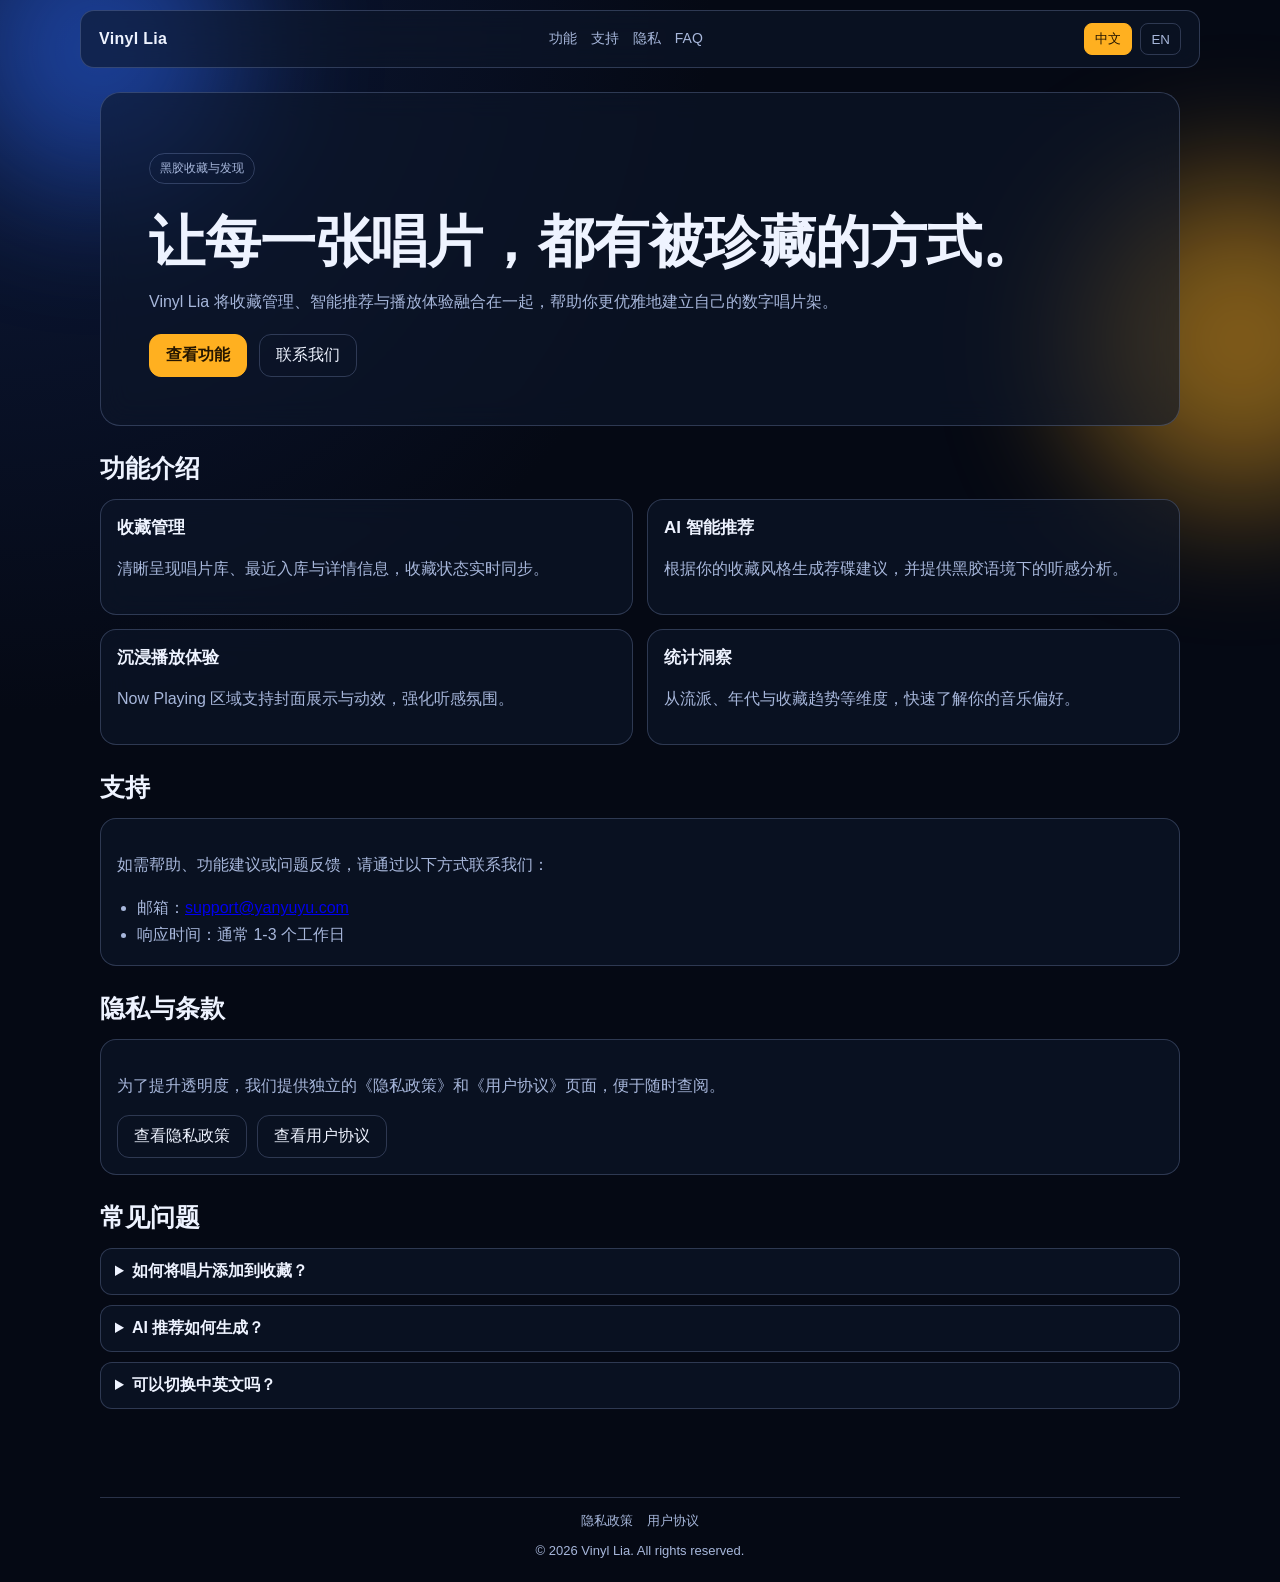
<file: index.html>
<!doctype html>
<html lang="zh-CN">
<head>
  <meta charset="UTF-8" />
  <meta http-equiv="Content-Type" content="text/html; charset=UTF-8" />
  <meta name="viewport" content="width=device-width, initial-scale=1.0" />
  <title>Vinyl Lia - 黑胶收藏与发现</title>
  <meta name="description" content="Vinyl Lia 是一款面向黑胶爱好者的收藏与发现应用，支持收藏管理、AI 推荐、听感分析与播放体验。" />
  <link rel="stylesheet" href="./styles.css" />
</head>
<body>
  <div class="orb orb-a"></div>
  <div class="orb orb-b"></div>

  <header class="topbar glass">
    <div class="brand">Vinyl Lia</div>
    <nav class="nav">
      <a href="#features" data-i18n="nav.features">功能</a>
      <a href="#support" data-i18n="nav.support">支持</a>
      <a href="#privacy" data-i18n="nav.privacy">隐私</a>
      <a href="#faq" data-i18n="nav.faq">FAQ</a>
    </nav>
    <div class="lang-switch">
      <button id="lang-zh" class="active">中文</button>
      <button id="lang-en">EN</button>
    </div>
  </header>

  <main class="container">
    <section class="hero glass">
      <p class="badge" data-i18n="hero.badge">黑胶收藏与发现</p>
      <h1 data-i18n="hero.title">让每一张唱片，都有被珍藏的方式。</h1>
      <p class="subtitle" data-i18n="hero.subtitle">Vinyl Lia 将收藏管理、智能推荐与播放体验融合在一起，帮助你更优雅地建立自己的数字唱片架。</p>
      <div class="cta-row">
        <a class="btn primary" href="#features" data-i18n="hero.cta.primary">查看功能</a>
        <a class="btn" href="#support" data-i18n="hero.cta.secondary">联系我们</a>
      </div>
    </section>

    <section id="features" class="section">
      <h2 data-i18n="features.title">功能介绍</h2>
      <div class="grid">
        <article class="card glass">
          <h3 data-i18n="features.collection.title">收藏管理</h3>
          <p data-i18n="features.collection.desc">清晰呈现唱片库、最近入库与详情信息，收藏状态实时同步。</p>
        </article>
        <article class="card glass">
          <h3 data-i18n="features.ai.title">AI 智能推荐</h3>
          <p data-i18n="features.ai.desc">根据你的收藏风格生成荐碟建议，并提供黑胶语境下的听感分析。</p>
        </article>
        <article class="card glass">
          <h3 data-i18n="features.nowPlaying.title">沉浸播放体验</h3>
          <p data-i18n="features.nowPlaying.desc">Now Playing 区域支持封面展示与动效，强化听感氛围。</p>
        </article>
        <article class="card glass">
          <h3 data-i18n="features.stats.title">统计洞察</h3>
          <p data-i18n="features.stats.desc">从流派、年代与收藏趋势等维度，快速了解你的音乐偏好。</p>
        </article>
      </div>
    </section>

    <section id="support" class="section">
      <h2 data-i18n="support.title">支持</h2>
      <div class="panel glass">
        <p data-i18n="support.desc">如需帮助、功能建议或问题反馈，请通过以下方式联系我们：</p>
        <ul>
          <li><span data-i18n="support.email">邮箱</span>：<a href="mailto:support@yanyuyu.com">support@yanyuyu.com</a></li>
          <li><span data-i18n="support.response">响应时间</span>：<span data-i18n="support.response.value">通常 1-3 个工作日</span></li>
        </ul>
      </div>
    </section>

    <section id="privacy" class="section">
      <h2 data-i18n="privacy.title">隐私与条款</h2>
      <div class="panel glass">
        <p data-i18n="privacy.desc">为了提升透明度，我们提供独立的《隐私政策》和《用户协议》页面，便于随时查阅。</p>
        <div class="policy-links">
          <a class="btn" href="./privacy.html" data-i18n="privacy.link.policy">查看隐私政策</a>
          <a class="btn" href="./terms.html" data-i18n="privacy.link.terms">查看用户协议</a>
        </div>
      </div>
    </section>

    <section id="faq" class="section">
      <h2 data-i18n="faq.title">常见问题</h2>
      <div class="faq">
        <details class="glass">
          <summary data-i18n="faq.q1">如何将唱片添加到收藏？</summary>
          <p data-i18n="faq.a1">可通过推荐列表、手动录入或详情页收藏按钮添加到唱片柜。</p>
        </details>
        <details class="glass">
          <summary data-i18n="faq.q2">AI 推荐如何生成？</summary>
          <p data-i18n="faq.a2">系统会结合你的收藏信息生成推荐结果，并逐步回填更完整的唱片信息。</p>
        </details>
        <details class="glass">
          <summary data-i18n="faq.q3">可以切换中英文吗？</summary>
          <p data-i18n="faq.a3">支持。在应用 Profile 页可切换界面语言，中英文实时生效。</p>
        </details>
      </div>
    </section>
  </main>

  <footer class="footer">
    <div class="footer-links">
      <a href="./privacy.html" data-i18n="footer.privacy">隐私政策</a>
      <a href="./terms.html" data-i18n="footer.terms">用户协议</a>
    </div>
    <p>© <span id="year"></span> Vinyl Lia. All rights reserved.</p>
  </footer>

  <script src="./script.js" charset="utf-8"></script>
</body>
</html>
</file>
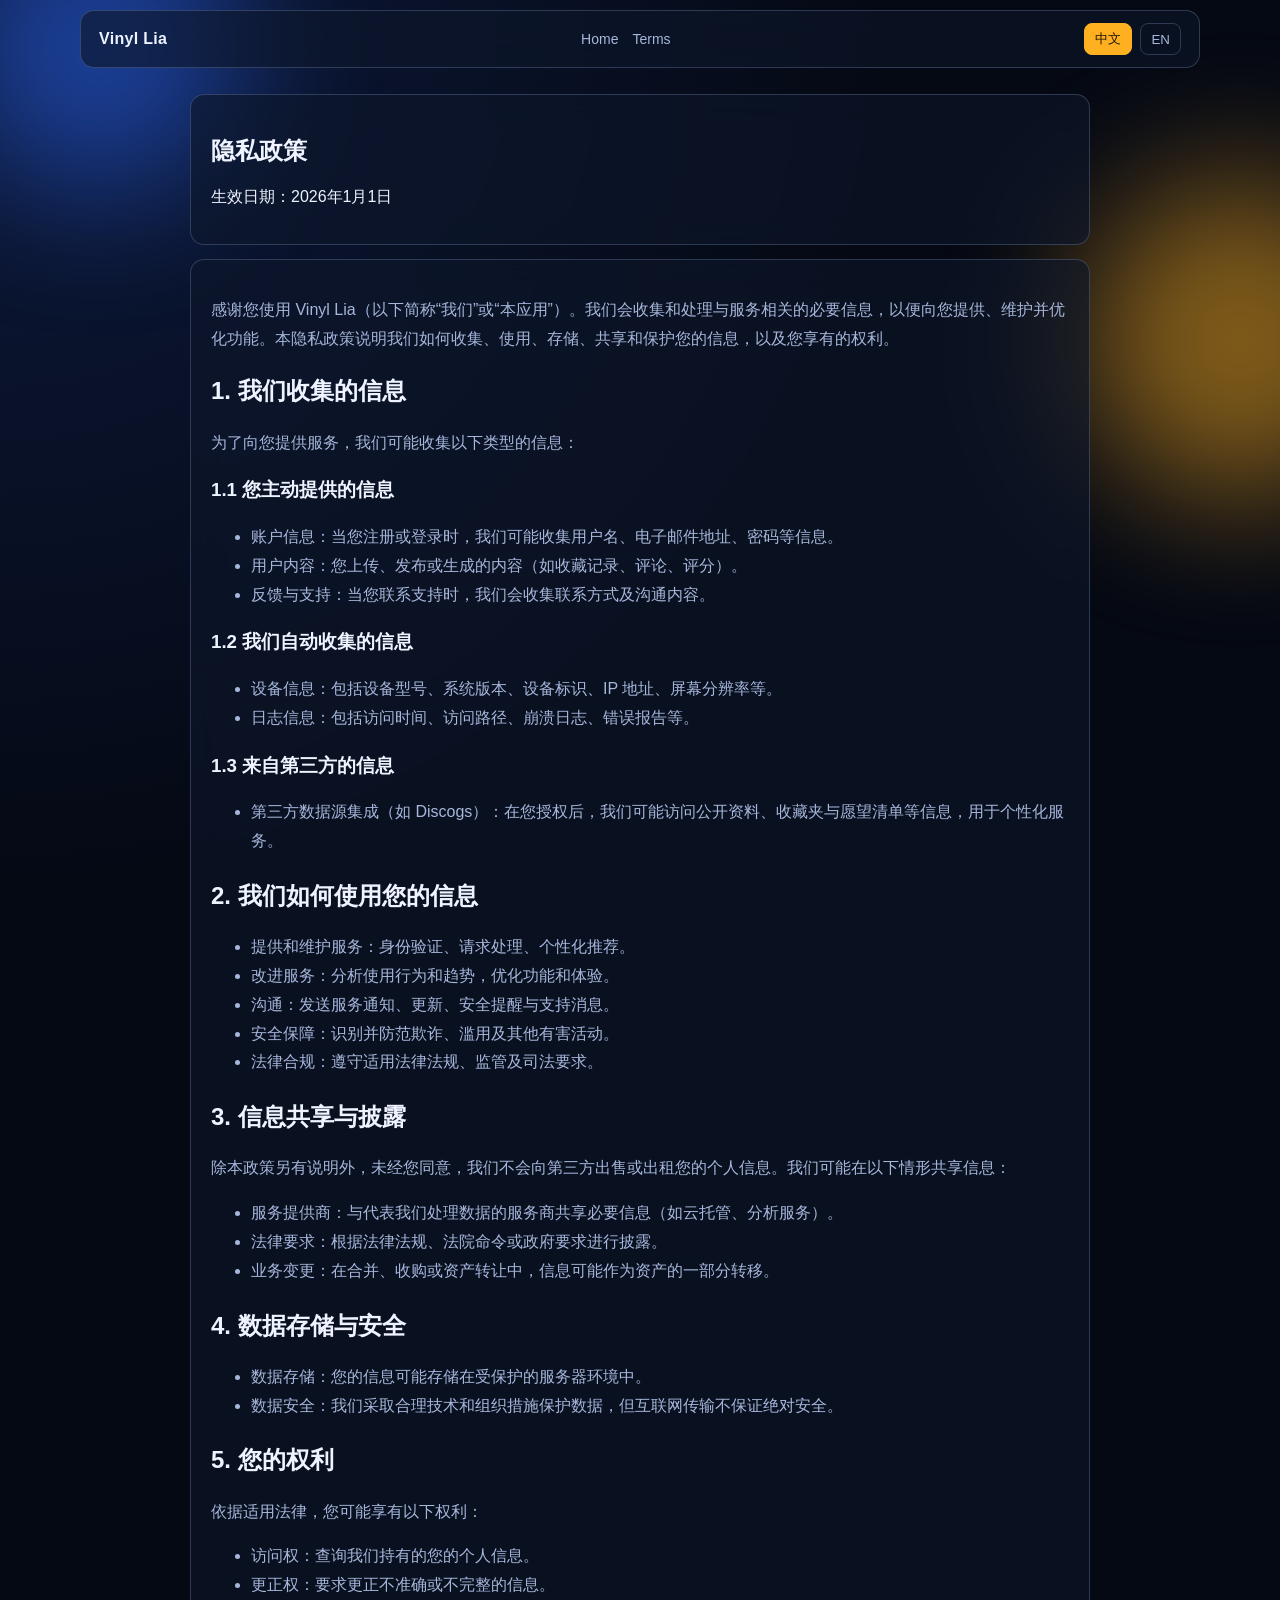
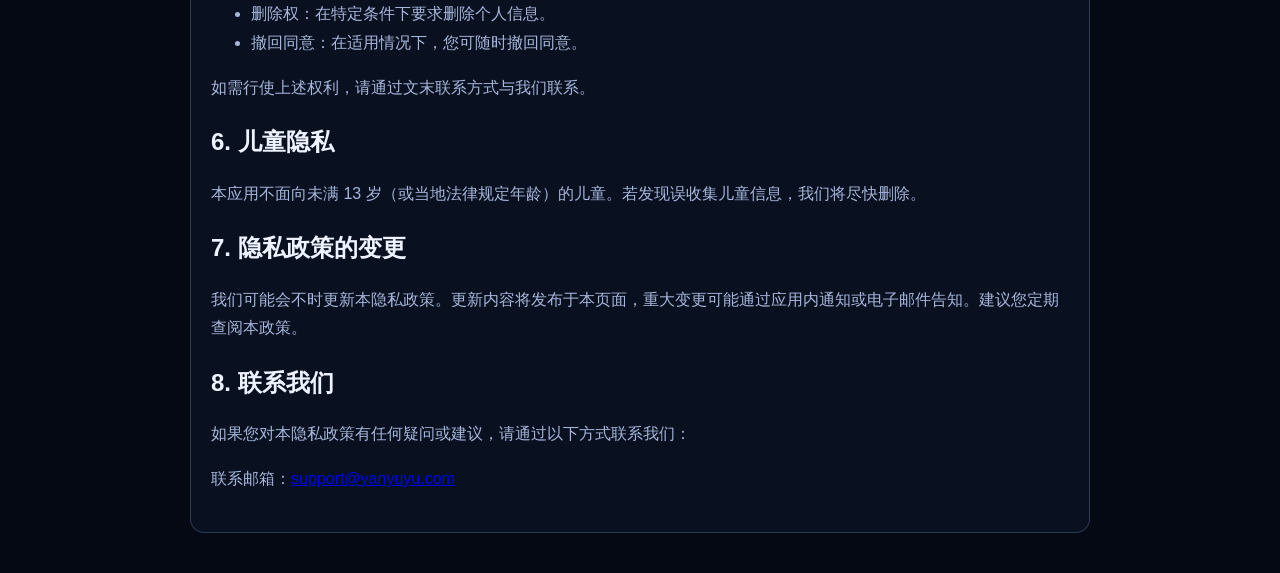
<file: privacy.html>
<!doctype html>
<html lang="zh-CN">
<head>
  <meta charset="UTF-8" />
  <meta http-equiv="Content-Type" content="text/html; charset=UTF-8" />
  <meta name="viewport" content="width=device-width, initial-scale=1.0" />
  <title>Vinyl Lia - 隐私政策</title>
  <link rel="stylesheet" href="./styles.css" />
</head>
<body>
  <div class="orb orb-a"></div>
  <div class="orb orb-b"></div>

  <header class="topbar glass">
    <div class="brand">Vinyl Lia</div>
    <nav class="nav">
      <a href="./index.html">Home</a>
      <a href="./terms.html">Terms</a>
    </nav>
    <div class="lang-switch">
      <button id="lang-zh" class="active">中文</button>
      <button id="lang-en">EN</button>
    </div>
  </header>

  <main class="doc-container">
    <section class="doc-header glass">
      <h1 data-i18n="title">隐私政策</h1>
      <p data-i18n="effective">生效日期：2026年1月1日</p>
    </section>

    <article class="doc-content glass">
      <p data-i18n="intro">感谢您使用 Vinyl Lia（以下简称“我们”或“本应用”）。我们会收集和处理与服务相关的必要信息，以便向您提供、维护并优化功能。本隐私政策说明我们如何收集、使用、存储、共享和保护您的信息，以及您享有的权利。</p>

      <section>
        <h2 data-i18n="s1.title">1. 我们收集的信息</h2>
        <p data-i18n="s1.p">为了向您提供服务，我们可能收集以下类型的信息：</p>
        <h3 data-i18n="s1.a.title">1.1 您主动提供的信息</h3>
        <ul>
          <li data-i18n="s1.a.i1">账户信息：当您注册或登录时，我们可能收集用户名、电子邮件地址、密码等信息。</li>
          <li data-i18n="s1.a.i2">用户内容：您上传、发布或生成的内容（如收藏记录、评论、评分）。</li>
          <li data-i18n="s1.a.i3">反馈与支持：当您联系支持时，我们会收集联系方式及沟通内容。</li>
        </ul>
        <h3 data-i18n="s1.b.title">1.2 我们自动收集的信息</h3>
        <ul>
          <li data-i18n="s1.b.i1">设备信息：包括设备型号、系统版本、设备标识、IP 地址、屏幕分辨率等。</li>
          <li data-i18n="s1.b.i2">日志信息：包括访问时间、访问路径、崩溃日志、错误报告等。</li>
        </ul>
        <h3 data-i18n="s1.c.title">1.3 来自第三方的信息</h3>
        <ul>
          <li data-i18n="s1.c.i1">第三方数据源集成（如 Discogs）：在您授权后，我们可能访问公开资料、收藏夹与愿望清单等信息，用于个性化服务。</li>
        </ul>
      </section>

      <section>
        <h2 data-i18n="s2.title">2. 我们如何使用您的信息</h2>
        <ul>
          <li data-i18n="s2.i1">提供和维护服务：身份验证、请求处理、个性化推荐。</li>
          <li data-i18n="s2.i2">改进服务：分析使用行为和趋势，优化功能和体验。</li>
          <li data-i18n="s2.i3">沟通：发送服务通知、更新、安全提醒与支持消息。</li>
          <li data-i18n="s2.i4">安全保障：识别并防范欺诈、滥用及其他有害活动。</li>
          <li data-i18n="s2.i5">法律合规：遵守适用法律法规、监管及司法要求。</li>
        </ul>
      </section>

      <section>
        <h2 data-i18n="s3.title">3. 信息共享与披露</h2>
        <p data-i18n="s3.p">除本政策另有说明外，未经您同意，我们不会向第三方出售或出租您的个人信息。我们可能在以下情形共享信息：</p>
        <ul>
          <li data-i18n="s3.i1">服务提供商：与代表我们处理数据的服务商共享必要信息（如云托管、分析服务）。</li>
          <li data-i18n="s3.i2">法律要求：根据法律法规、法院命令或政府要求进行披露。</li>
          <li data-i18n="s3.i3">业务变更：在合并、收购或资产转让中，信息可能作为资产的一部分转移。</li>
        </ul>
      </section>

      <section>
        <h2 data-i18n="s4.title">4. 数据存储与安全</h2>
        <ul>
          <li data-i18n="s4.i1">数据存储：您的信息可能存储在受保护的服务器环境中。</li>
          <li data-i18n="s4.i2">数据安全：我们采取合理技术和组织措施保护数据，但互联网传输不保证绝对安全。</li>
        </ul>
      </section>

      <section>
        <h2 data-i18n="s5.title">5. 您的权利</h2>
        <p data-i18n="s5.p">依据适用法律，您可能享有以下权利：</p>
        <ul>
          <li data-i18n="s5.i1">访问权：查询我们持有的您的个人信息。</li>
          <li data-i18n="s5.i2">更正权：要求更正不准确或不完整的信息。</li>
          <li data-i18n="s5.i3">删除权：在特定条件下要求删除个人信息。</li>
          <li data-i18n="s5.i4">撤回同意：在适用情况下，您可随时撤回同意。</li>
        </ul>
        <p data-i18n="s5.p2">如需行使上述权利，请通过文末联系方式与我们联系。</p>
      </section>

      <section>
        <h2 data-i18n="s6.title">6. 儿童隐私</h2>
        <p data-i18n="s6.p">本应用不面向未满 13 岁（或当地法律规定年龄）的儿童。若发现误收集儿童信息，我们将尽快删除。</p>
      </section>

      <section>
        <h2 data-i18n="s7.title">7. 隐私政策的变更</h2>
        <p data-i18n="s7.p">我们可能会不时更新本隐私政策。更新内容将发布于本页面，重大变更可能通过应用内通知或电子邮件告知。建议您定期查阅本政策。</p>
      </section>

      <section>
        <h2 data-i18n="s8.title">8. 联系我们</h2>
        <p data-i18n="s8.p">如果您对本隐私政策有任何疑问或建议，请通过以下方式联系我们：</p>
        <p><span data-i18n="contact">联系邮箱</span>：<a href="mailto:support@yanyuyu.com">support@yanyuyu.com</a></p>
      </section>
    </article>
  </main>

  <script>
    const dict = {
      zh: {
        title: "隐私政策",
        effective: "生效日期：2026年1月1日",
        intro: "感谢您使用 Vinyl Lia（以下简称“我们”或“本应用”）。我们会收集和处理与服务相关的必要信息，以便向您提供、维护并优化功能。本隐私政策说明我们如何收集、使用、存储、共享和保护您的信息，以及您享有的权利。",
        "s1.title": "1. 我们收集的信息",
        "s1.p": "为了向您提供服务，我们可能收集以下类型的信息：",
        "s1.a.title": "1.1 您主动提供的信息",
        "s1.a.i1": "账户信息：当您注册或登录时，我们可能收集用户名、电子邮件地址、密码等信息。",
        "s1.a.i2": "用户内容：您上传、发布或生成的内容（如收藏记录、评论、评分）。",
        "s1.a.i3": "反馈与支持：当您联系支持时，我们会收集联系方式及沟通内容。",
        "s1.b.title": "1.2 我们自动收集的信息",
        "s1.b.i1": "设备信息：包括设备型号、系统版本、设备标识、IP 地址、屏幕分辨率等。",
        "s1.b.i2": "日志信息：包括访问时间、访问路径、崩溃日志、错误报告等。",
        "s1.c.title": "1.3 来自第三方的信息",
        "s1.c.i1": "第三方数据源集成（如 Discogs）：在您授权后，我们可能访问公开资料、收藏夹与愿望清单等信息，用于个性化服务。",
        "s2.title": "2. 我们如何使用您的信息",
        "s2.i1": "提供和维护服务：身份验证、请求处理、个性化推荐。",
        "s2.i2": "改进服务：分析使用行为和趋势，优化功能和体验。",
        "s2.i3": "沟通：发送服务通知、更新、安全提醒与支持消息。",
        "s2.i4": "安全保障：识别并防范欺诈、滥用及其他有害活动。",
        "s2.i5": "法律合规：遵守适用法律法规、监管及司法要求。",
        "s3.title": "3. 信息共享与披露",
        "s3.p": "除本政策另有说明外，未经您同意，我们不会向第三方出售或出租您的个人信息。我们可能在以下情形共享信息：",
        "s3.i1": "服务提供商：与代表我们处理数据的服务商共享必要信息（如云托管、分析服务）。",
        "s3.i2": "法律要求：根据法律法规、法院命令或政府要求进行披露。",
        "s3.i3": "业务变更：在合并、收购或资产转让中，信息可能作为资产的一部分转移。",
        "s4.title": "4. 数据存储与安全",
        "s4.i1": "数据存储：您的信息可能存储在受保护的服务器环境中。",
        "s4.i2": "数据安全：我们采取合理技术和组织措施保护数据，但互联网传输不保证绝对安全。",
        "s5.title": "5. 您的权利",
        "s5.p": "依据适用法律，您可能享有以下权利：",
        "s5.i1": "访问权：查询我们持有的您的个人信息。",
        "s5.i2": "更正权：要求更正不准确或不完整的信息。",
        "s5.i3": "删除权：在特定条件下要求删除个人信息。",
        "s5.i4": "撤回同意：在适用情况下，您可随时撤回同意。",
        "s5.p2": "如需行使上述权利，请通过文末联系方式与我们联系。",
        "s6.title": "6. 儿童隐私",
        "s6.p": "本应用不面向未满 13 岁（或当地法律规定年龄）的儿童。若发现误收集儿童信息，我们将尽快删除。",
        "s7.title": "7. 隐私政策的变更",
        "s7.p": "我们可能会不时更新本隐私政策。更新内容将发布于本页面，重大变更可能通过应用内通知或电子邮件告知。建议您定期查阅本政策。",
        "s8.title": "8. 联系我们",
        "s8.p": "如果您对本隐私政策有任何疑问或建议，请通过以下方式联系我们：",
        contact: "联系邮箱"
      },
      en: {
        title: "Privacy Policy",
        effective: "Effective Date: January 1, 2026",
        intro: "Thank you for using Vinyl Lia (\"we,\" \"us,\" or \"our\"). We collect and process information necessary to provide, maintain, and improve our services. This Privacy Policy explains how we collect, use, store, share, and protect your information, and outlines your rights.",
        "s1.title": "1. Information We Collect",
        "s1.p": "To provide our services, we may collect the following categories of information:",
        "s1.a.title": "1.1 Information You Provide",
        "s1.a.i1": "Account Information: such as username, email address, and password when you register or sign in.",
        "s1.a.i2": "User Content: content you upload, publish, or generate (e.g., collection records, reviews, ratings).",
        "s1.a.i3": "Feedback and Support: contact details and communication content when you contact support.",
        "s1.b.title": "1.2 Information We Automatically Collect",
        "s1.b.i1": "Device Information: model, OS version, device identifiers, IP address, screen resolution, etc.",
        "s1.b.i2": "Log Information: access time, access path, crash logs, and error reports.",
        "s1.c.title": "1.3 Information from Third Parties",
        "s1.c.i1": "Third-party integrations (e.g., Discogs): after your authorization, we may access public profile, collection, and wantlist data for personalized services.",
        "s2.title": "2. How We Use Your Information",
        "s2.i1": "Provide and maintain services, including authentication, request handling, and recommendations.",
        "s2.i2": "Improve services through usage analysis and product optimization.",
        "s2.i3": "Communicate service notices, updates, security alerts, and support messages.",
        "s2.i4": "Protect security by detecting and preventing fraud or abuse.",
        "s2.i5": "Comply with applicable laws, regulations, and legal requests.",
        "s3.title": "3. Information Sharing and Disclosure",
        "s3.p": "Unless otherwise stated in this policy, we do not sell or rent your personal information without your consent. We may share information in these cases:",
        "s3.i1": "Service Providers: with vendors processing data on our behalf (e.g., hosting, analytics).",
        "s3.i2": "Legal Requirements: where disclosure is required by law or legal process.",
        "s3.i3": "Business Transfers: in merger, acquisition, or asset transfer scenarios.",
        "s4.title": "4. Data Storage and Security",
        "s4.i1": "Data Storage: information may be stored in protected server environments.",
        "s4.i2": "Data Security: we apply reasonable technical and organizational safeguards, but internet transmission is not absolutely secure.",
        "s5.title": "5. Your Rights",
        "s5.p": "Depending on applicable laws, you may have the following rights:",
        "s5.i1": "Right of Access.",
        "s5.i2": "Right to Rectification.",
        "s5.i3": "Right to Deletion in specific situations.",
        "s5.i4": "Right to withdraw consent where applicable.",
        "s5.p2": "To exercise these rights, please contact us using the information below.",
        "s6.title": "6. Children's Privacy",
        "s6.p": "This app is not intended for children under 13 (or the age defined by local law). If we discover accidental collection, we will delete relevant data promptly.",
        "s7.title": "7. Changes to this Privacy Policy",
        "s7.p": "We may update this policy from time to time. Updates will be posted on this page, and major changes may be notified in-app or by email. We encourage you to review it periodically.",
        "s8.title": "8. Contact Us",
        "s8.p": "If you have questions or suggestions regarding this Privacy Policy, please contact us at:",
        contact: "Support Email"
      }
    };

    function setLanguage(lang) {
      document.documentElement.lang = lang === "en" ? "en" : "zh-CN";
      const pack = dict[lang] || dict.zh;
      document.querySelectorAll("[data-i18n]").forEach((el) => {
        const key = el.getAttribute("data-i18n");
        if (pack[key]) el.textContent = pack[key];
      });
      document.getElementById("lang-zh").classList.toggle("active", lang === "zh");
      document.getElementById("lang-en").classList.toggle("active", lang === "en");
      localStorage.setItem("vinyl_web_lang", lang);
    }

    document.getElementById("lang-zh").addEventListener("click", () => setLanguage("zh"));
    document.getElementById("lang-en").addEventListener("click", () => setLanguage("en"));
    setLanguage(localStorage.getItem("vinyl_web_lang") || "zh");
  </script>
</body>
</html>
</file>
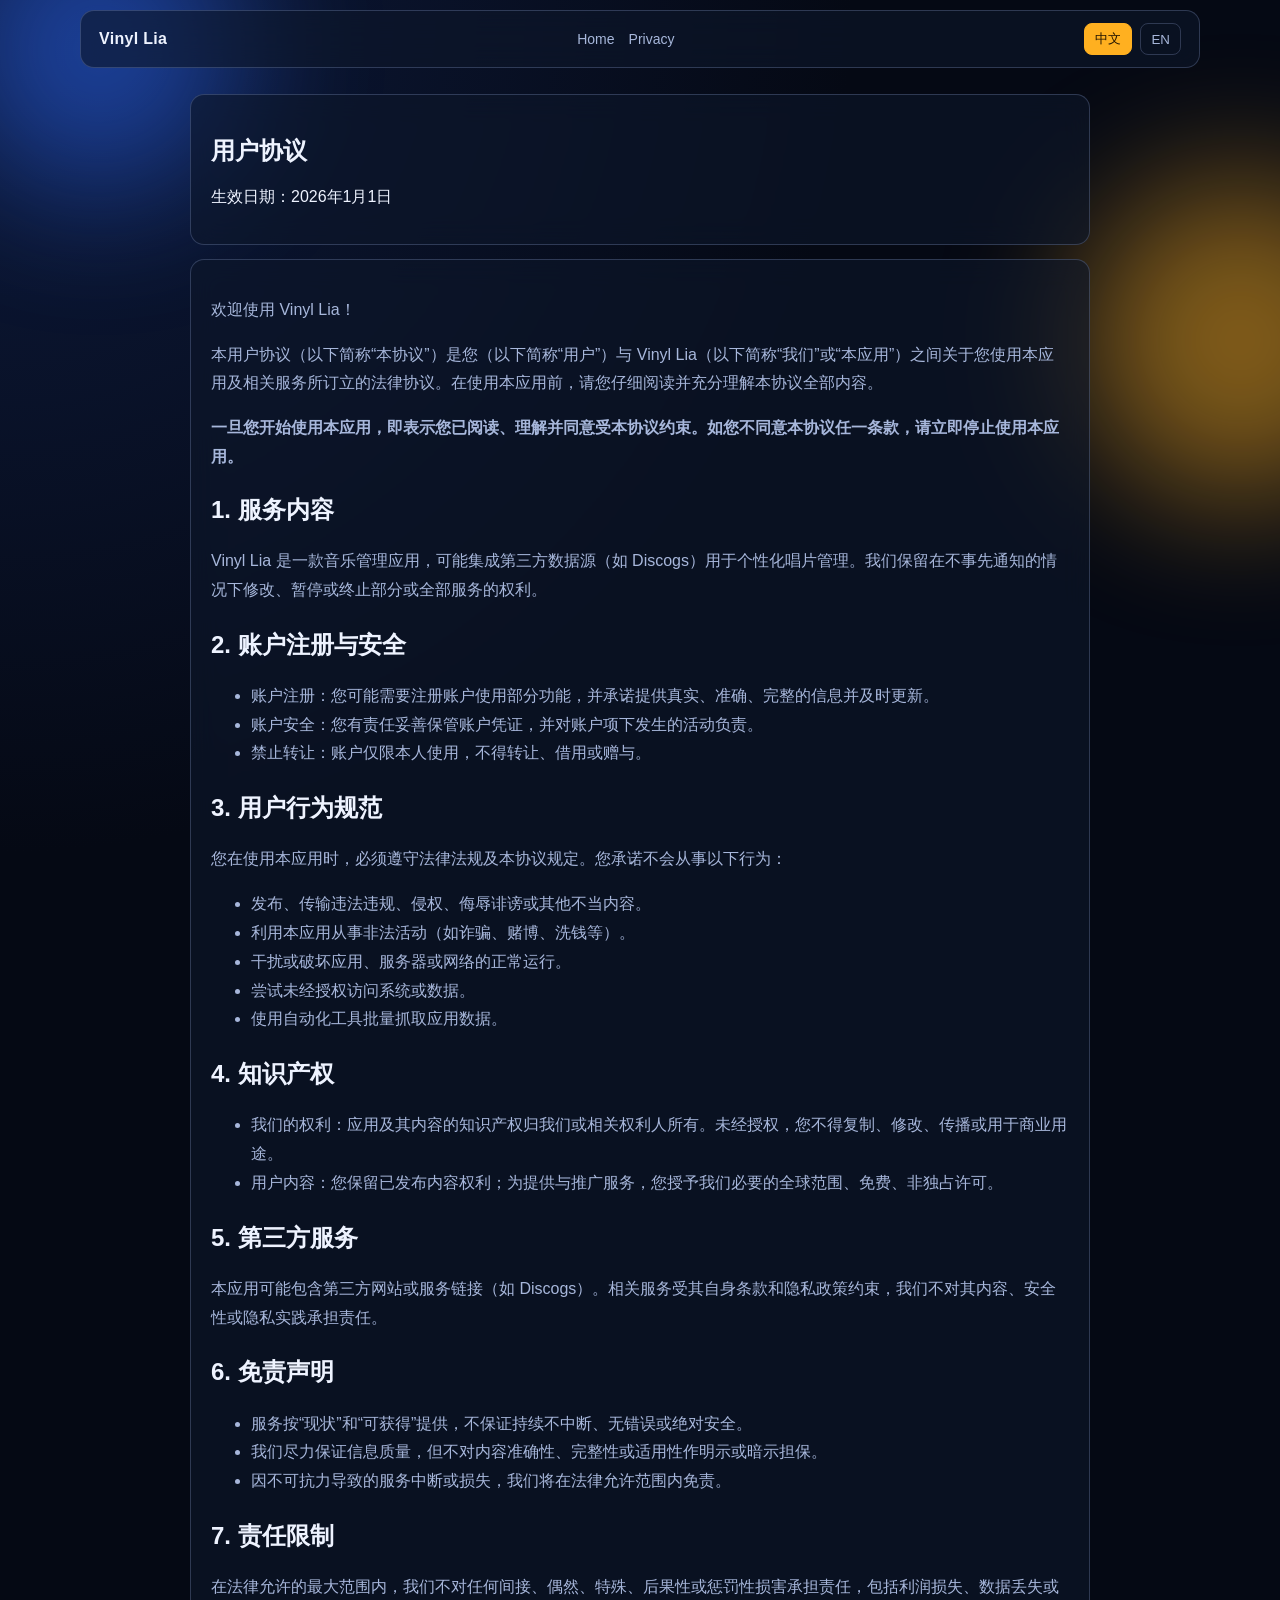
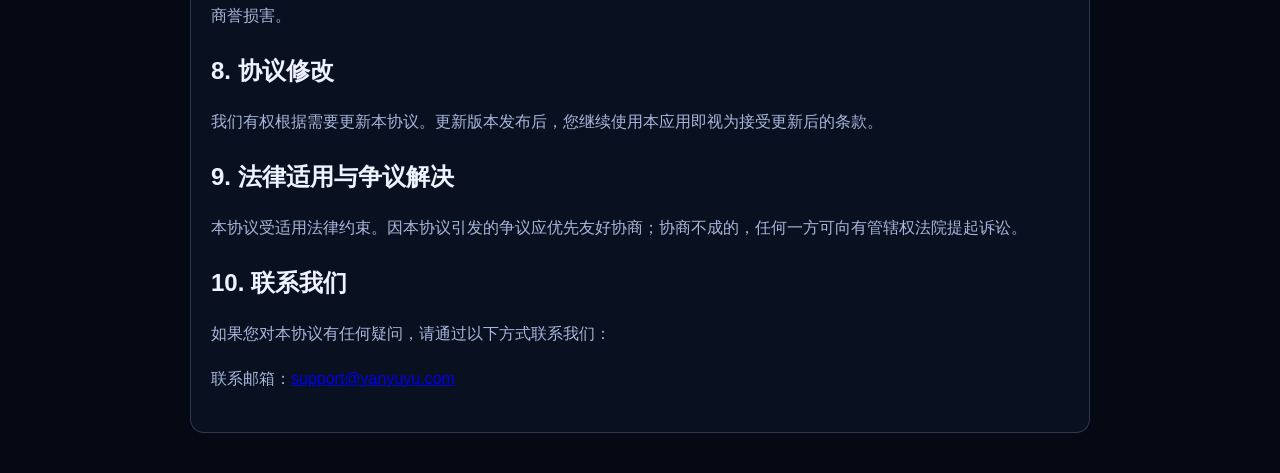
<file: terms.html>
<!doctype html>
<html lang="zh-CN">
<head>
  <meta charset="UTF-8" />
  <meta http-equiv="Content-Type" content="text/html; charset=UTF-8" />
  <meta name="viewport" content="width=device-width, initial-scale=1.0" />
  <title>Vinyl Lia - 用户协议</title>
  <link rel="stylesheet" href="./styles.css" />
</head>
<body>
  <div class="orb orb-a"></div>
  <div class="orb orb-b"></div>

  <header class="topbar glass">
    <div class="brand">Vinyl Lia</div>
    <nav class="nav">
      <a href="./index.html">Home</a>
      <a href="./privacy.html">Privacy</a>
    </nav>
    <div class="lang-switch">
      <button id="lang-zh" class="active">中文</button>
      <button id="lang-en">EN</button>
    </div>
  </header>

  <main class="doc-container">
    <section class="doc-header glass">
      <h1 data-i18n="title">用户协议</h1>
      <p data-i18n="effective">生效日期：2026年1月1日</p>
    </section>

    <article class="doc-content glass">
      <p data-i18n="welcome">欢迎使用 Vinyl Lia！</p>
      <p data-i18n="intro">本用户协议（以下简称“本协议”）是您（以下简称“用户”）与 Vinyl Lia（以下简称“我们”或“本应用”）之间关于您使用本应用及相关服务所订立的法律协议。在使用本应用前，请您仔细阅读并充分理解本协议全部内容。</p>
      <p><strong data-i18n="introStrong">一旦您开始使用本应用，即表示您已阅读、理解并同意受本协议约束。如您不同意本协议任一条款，请立即停止使用本应用。</strong></p>

      <section>
        <h2 data-i18n="s1.title">1. 服务内容</h2>
        <p data-i18n="s1.body">Vinyl Lia 是一款音乐管理应用，可能集成第三方数据源（如 Discogs）用于个性化唱片管理。我们保留在不事先通知的情况下修改、暂停或终止部分或全部服务的权利。</p>
      </section>

      <section>
        <h2 data-i18n="s2.title">2. 账户注册与安全</h2>
        <ul>
          <li data-i18n="s2.i1">账户注册：您可能需要注册账户使用部分功能，并承诺提供真实、准确、完整的信息并及时更新。</li>
          <li data-i18n="s2.i2">账户安全：您有责任妥善保管账户凭证，并对账户项下发生的活动负责。</li>
          <li data-i18n="s2.i3">禁止转让：账户仅限本人使用，不得转让、借用或赠与。</li>
        </ul>
      </section>

      <section>
        <h2 data-i18n="s3.title">3. 用户行为规范</h2>
        <p data-i18n="s3.p">您在使用本应用时，必须遵守法律法规及本协议规定。您承诺不会从事以下行为：</p>
        <ul>
          <li data-i18n="s3.i1">发布、传输违法违规、侵权、侮辱诽谤或其他不当内容。</li>
          <li data-i18n="s3.i2">利用本应用从事非法活动（如诈骗、赌博、洗钱等）。</li>
          <li data-i18n="s3.i3">干扰或破坏应用、服务器或网络的正常运行。</li>
          <li data-i18n="s3.i4">尝试未经授权访问系统或数据。</li>
          <li data-i18n="s3.i5">使用自动化工具批量抓取应用数据。</li>
        </ul>
      </section>

      <section>
        <h2 data-i18n="s4.title">4. 知识产权</h2>
        <ul>
          <li data-i18n="s4.i1">我们的权利：应用及其内容的知识产权归我们或相关权利人所有。未经授权，您不得复制、修改、传播或用于商业用途。</li>
          <li data-i18n="s4.i2">用户内容：您保留已发布内容权利；为提供与推广服务，您授予我们必要的全球范围、免费、非独占许可。</li>
        </ul>
      </section>

      <section>
        <h2 data-i18n="s5.title">5. 第三方服务</h2>
        <p data-i18n="s5.body">本应用可能包含第三方网站或服务链接（如 Discogs）。相关服务受其自身条款和隐私政策约束，我们不对其内容、安全性或隐私实践承担责任。</p>
      </section>

      <section>
        <h2 data-i18n="s6.title">6. 免责声明</h2>
        <ul>
          <li data-i18n="s6.i1">服务按“现状”和“可获得”提供，不保证持续不中断、无错误或绝对安全。</li>
          <li data-i18n="s6.i2">我们尽力保证信息质量，但不对内容准确性、完整性或适用性作明示或暗示担保。</li>
          <li data-i18n="s6.i3">因不可抗力导致的服务中断或损失，我们将在法律允许范围内免责。</li>
        </ul>
      </section>

      <section>
        <h2 data-i18n="s7.title">7. 责任限制</h2>
        <p data-i18n="s7.body">在法律允许的最大范围内，我们不对任何间接、偶然、特殊、后果性或惩罚性损害承担责任，包括利润损失、数据丢失或商誉损害。</p>
      </section>

      <section>
        <h2 data-i18n="s8.title">8. 协议修改</h2>
        <p data-i18n="s8.body">我们有权根据需要更新本协议。更新版本发布后，您继续使用本应用即视为接受更新后的条款。</p>
      </section>

      <section>
        <h2 data-i18n="s9.title">9. 法律适用与争议解决</h2>
        <p data-i18n="s9.body">本协议受适用法律约束。因本协议引发的争议应优先友好协商；协商不成的，任何一方可向有管辖权法院提起诉讼。</p>
      </section>

      <section>
        <h2 data-i18n="s10.title">10. 联系我们</h2>
        <p data-i18n="s10.p">如果您对本协议有任何疑问，请通过以下方式联系我们：</p>
        <p><span data-i18n="contact">联系邮箱</span>：<a href="mailto:support@yanyuyu.com">support@yanyuyu.com</a></p>
      </section>
    </article>
  </main>

  <script>
    const dict = {
      zh: {
        title: "用户协议",
        effective: "生效日期：2026年1月1日",
        welcome: "欢迎使用 Vinyl Lia！",
        intro: "本用户协议（以下简称“本协议”）是您（以下简称“用户”）与 Vinyl Lia（以下简称“我们”或“本应用”）之间关于您使用本应用及相关服务所订立的法律协议。在使用本应用前，请您仔细阅读并充分理解本协议全部内容。",
        introStrong: "一旦您开始使用本应用，即表示您已阅读、理解并同意受本协议约束。如您不同意本协议任一条款，请立即停止使用本应用。",
        "s1.title": "1. 服务内容",
        "s1.body": "Vinyl Lia 是一款音乐管理应用，可能集成第三方数据源（如 Discogs）用于个性化唱片管理。我们保留在不事先通知的情况下修改、暂停或终止部分或全部服务的权利。",
        "s2.title": "2. 账户注册与安全",
        "s2.i1": "账户注册：您可能需要注册账户使用部分功能，并承诺提供真实、准确、完整的信息并及时更新。",
        "s2.i2": "账户安全：您有责任妥善保管账户凭证，并对账户项下发生的活动负责。",
        "s2.i3": "禁止转让：账户仅限本人使用，不得转让、借用或赠与。",
        "s3.title": "3. 用户行为规范",
        "s3.p": "您在使用本应用时，必须遵守法律法规及本协议规定。您承诺不会从事以下行为：",
        "s3.i1": "发布、传输违法违规、侵权、侮辱诽谤或其他不当内容。",
        "s3.i2": "利用本应用从事非法活动（如诈骗、赌博、洗钱等）。",
        "s3.i3": "干扰或破坏应用、服务器或网络的正常运行。",
        "s3.i4": "尝试未经授权访问系统或数据。",
        "s3.i5": "使用自动化工具批量抓取应用数据。",
        "s4.title": "4. 知识产权",
        "s4.i1": "我们的权利：应用及其内容的知识产权归我们或相关权利人所有。未经授权，您不得复制、修改、传播或用于商业用途。",
        "s4.i2": "用户内容：您保留已发布内容权利；为提供与推广服务，您授予我们必要的全球范围、免费、非独占许可。",
        "s5.title": "5. 第三方服务",
        "s5.body": "本应用可能包含第三方网站或服务链接（如 Discogs）。相关服务受其自身条款和隐私政策约束，我们不对其内容、安全性或隐私实践承担责任。",
        "s6.title": "6. 免责声明",
        "s6.i1": "服务按“现状”和“可获得”提供，不保证持续不中断、无错误或绝对安全。",
        "s6.i2": "我们尽力保证信息质量，但不对内容准确性、完整性或适用性作明示或暗示担保。",
        "s6.i3": "因不可抗力导致的服务中断或损失，我们将在法律允许范围内免责。",
        "s7.title": "7. 责任限制",
        "s7.body": "在法律允许的最大范围内，我们不对任何间接、偶然、特殊、后果性或惩罚性损害承担责任，包括利润损失、数据丢失或商誉损害。",
        "s8.title": "8. 协议修改",
        "s8.body": "我们有权根据需要更新本协议。更新版本发布后，您继续使用本应用即视为接受更新后的条款。",
        "s9.title": "9. 法律适用与争议解决",
        "s9.body": "本协议受适用法律约束。因本协议引发的争议应优先友好协商；协商不成的，任何一方可向有管辖权法院提起诉讼。",
        "s10.title": "10. 联系我们",
        "s10.p": "如果您对本协议有任何疑问，请通过以下方式联系我们：",
        contact: "联系邮箱"
      },
      en: {
        title: "Terms of Service",
        effective: "Effective Date: January 1, 2026",
        welcome: "Welcome to Vinyl Lia!",
        intro: "These Terms of Service (the \"Terms\") constitute a legal agreement between you (\"User\") and Vinyl Lia (\"we,\" \"us,\" or \"our\") governing your use of the application and related services. Please read these Terms carefully before using the app.",
        introStrong: "By using the app, you confirm that you have read, understood, and agreed to be bound by these Terms. If you do not agree, please stop using the app.",
        "s1.title": "1. Services",
        "s1.body": "Vinyl Lia is a music management app that may integrate third-party sources (e.g., Discogs) to provide personalized record management. We reserve the right to modify, suspend, or terminate part or all services without prior notice.",
        "s2.title": "2. Account Registration and Security",
        "s2.i1": "Registration: some features may require account registration with accurate, current, and complete information.",
        "s2.i2": "Security: you are responsible for safeguarding account credentials and activities under your account.",
        "s2.i3": "Non-transferability: accounts are personal and must not be transferred, lent, or gifted.",
        "s3.title": "3. User Conduct",
        "s3.p": "You must comply with applicable laws and these Terms. You agree not to:",
        "s3.i1": "Post or transmit illegal, infringing, abusive, or defamatory content.",
        "s3.i2": "Use the app for unlawful activities such as fraud, gambling, or money laundering.",
        "s3.i3": "Interfere with app operations, servers, or networks.",
        "s3.i4": "Attempt unauthorized access to systems or data.",
        "s3.i5": "Use automated tools to scrape app data in bulk.",
        "s4.title": "4. Intellectual Property",
        "s4.i1": "Our Rights: all intellectual property rights in the app and its content belong to us or licensors; unauthorized commercial use is prohibited.",
        "s4.i2": "User Content: you retain your rights, while granting us a necessary worldwide, royalty-free, non-exclusive license to provide and promote the service.",
        "s5.title": "5. Third-Party Services",
        "s5.body": "The app may link to third-party services (e.g., Discogs). Those services are governed by their own terms and privacy policies. We are not responsible for their content, security, or privacy practices.",
        "s6.title": "6. Disclaimer",
        "s6.i1": "Services are provided on an \"as is\" and \"as available\" basis without guarantees of uninterrupted operation.",
        "s6.i2": "We strive for quality but make no warranty on accuracy, completeness, or fitness of content.",
        "s6.i3": "To the extent permitted by law, we are not liable for interruptions caused by force majeure.",
        "s7.title": "7. Limitation of Liability",
        "s7.body": "To the maximum extent permitted by law, we are not liable for indirect, incidental, special, consequential, or punitive damages, including loss of profit, data, or goodwill.",
        "s8.title": "8. Changes to Terms",
        "s8.body": "We may update these Terms as needed. Continued use after publication constitutes acceptance of the updated Terms.",
        "s9.title": "9. Governing Law and Dispute Resolution",
        "s9.body": "These Terms are governed by applicable laws. Disputes should first be resolved through negotiation; failing that, either party may submit to a court of competent jurisdiction.",
        "s10.title": "10. Contact Us",
        "s10.p": "If you have any questions regarding these Terms, please contact us at:",
        contact: "Support Email"
      }
    };

    function setLanguage(lang) {
      document.documentElement.lang = lang === "en" ? "en" : "zh-CN";
      const pack = dict[lang] || dict.zh;
      document.querySelectorAll("[data-i18n]").forEach((el) => {
        const key = el.getAttribute("data-i18n");
        if (pack[key]) el.textContent = pack[key];
      });
      document.getElementById("lang-zh").classList.toggle("active", lang === "zh");
      document.getElementById("lang-en").classList.toggle("active", lang === "en");
      localStorage.setItem("vinyl_web_lang", lang);
    }

    document.getElementById("lang-zh").addEventListener("click", () => setLanguage("zh"));
    document.getElementById("lang-en").addEventListener("click", () => setLanguage("en"));
    setLanguage(localStorage.getItem("vinyl_web_lang") || "zh");
  </script>
</body>
</html>
</file>
<file: styles.css>
:root {
  --bg: #050914;
  --text: #eef3ff;
  --muted: #a7b7db;
  --line: rgba(162, 185, 239, 0.24);
  --panel: rgba(13, 23, 43, 0.62);
  --primary: #ffb020;
  --primary-ink: #251600;
}

* { box-sizing: border-box; }
html, body { margin: 0; padding: 0; }
body {
  min-height: 100vh;
  color: var(--text);
  background: radial-gradient(circle at 0% 0%, #0d1a3c 0%, var(--bg) 35%), linear-gradient(180deg, #050914 0%, #04070f 100%);
  font-family: -apple-system, BlinkMacSystemFont, "SF Pro Display", "SF Pro Text", "PingFang SC", "Segoe UI", sans-serif;
}

.orb {
  position: fixed;
  border-radius: 50%;
  filter: blur(70px);
  opacity: 0.5;
  z-index: -1;
}
.orb-a { width: 280px; height: 280px; background: #2d6bff; top: -90px; left: -40px; }
.orb-b { width: 320px; height: 320px; background: #ffb020; top: 20%; right: -120px; }

.glass {
  background: var(--panel);
  border: 1px solid var(--line);
  backdrop-filter: blur(14px);
  -webkit-backdrop-filter: blur(14px);
}

.topbar {
  position: sticky;
  top: 0;
  z-index: 20;
  display: flex;
  align-items: center;
  justify-content: space-between;
  padding: 12px 18px;
  margin: 10px auto 0;
  width: min(1120px, 94vw);
  border-radius: 14px;
}
.brand { font-weight: 800; letter-spacing: 0.3px; }
.nav { display: flex; gap: 14px; }
.nav a { color: var(--muted); text-decoration: none; font-size: 14px; }
.nav a:hover { color: var(--text); }

.lang-switch { display: flex; gap: 8px; }
.lang-switch button {
  border: 1px solid var(--line);
  background: transparent;
  color: var(--muted);
  border-radius: 8px;
  padding: 6px 10px;
  cursor: pointer;
}
.lang-switch button.active {
  color: var(--primary-ink);
  background: var(--primary);
  border-color: var(--primary);
}

.container {
  width: min(1080px, 92vw);
  margin: 0 auto;
  padding: 24px 0 64px;
}

.hero {
  border-radius: 20px;
  padding: clamp(26px, 6vw, 48px);
}
.badge {
  display: inline-block;
  padding: 6px 10px;
  border: 1px solid var(--line);
  border-radius: 999px;
  color: var(--muted);
  font-size: 12px;
}
.hero h1 {
  margin: 16px 0 10px;
  font-size: clamp(30px, 5.6vw, 56px);
  line-height: 1.08;
  letter-spacing: -0.5px;
}
.subtitle { color: var(--muted); max-width: 760px; font-size: 16px; line-height: 1.7; }

.cta-row { display: flex; gap: 12px; margin-top: 18px; flex-wrap: wrap; }
.btn {
  display: inline-flex;
  align-items: center;
  justify-content: center;
  text-decoration: none;
  border: 1px solid var(--line);
  color: var(--text);
  border-radius: 12px;
  padding: 10px 16px;
}
.btn:hover { border-color: rgba(255,255,255,0.45); }
.btn.primary {
  background: var(--primary);
  color: var(--primary-ink);
  border-color: var(--primary);
  font-weight: 700;
}

.section { margin-top: 26px; }
.section h2 { margin: 0 0 14px; font-size: 25px; }

.grid {
  display: grid;
  grid-template-columns: repeat(2, minmax(0, 1fr));
  gap: 14px;
}
.card, .panel {
  border-radius: 16px;
  padding: 16px;
}
.card h3 { margin: 0 0 6px; font-size: 17px; }
.card p, .panel p, .panel li { color: var(--muted); line-height: 1.7; }
.panel ul { margin: 8px 0 0 20px; padding: 0; }

.policy-links { display: flex; gap: 10px; flex-wrap: wrap; margin-top: 12px; }

.faq details {
  border-radius: 12px;
  padding: 12px 14px;
  margin-bottom: 10px;
}
.faq summary { cursor: pointer; font-weight: 600; }
.faq p { margin: 8px 0 0; color: var(--muted); }

.footer {
  width: min(1080px, 92vw);
  margin: 14px auto 24px;
  border-top: 1px solid var(--line);
  padding-top: 14px;
  color: var(--muted);
  font-size: 13px;
  text-align: center;
}
.footer-links { display: flex; gap: 14px; justify-content: center; margin-bottom: 8px; }
.footer-links a { color: var(--muted); text-decoration: none; }
.footer-links a:hover { color: var(--text); }

.doc-container {
  width: min(900px, 92vw);
  margin: 26px auto 40px;
}
.doc-header {
  padding: 20px;
  border-radius: 14px;
}
.doc-content {
  margin-top: 14px;
  padding: 20px;
  border-radius: 14px;
  line-height: 1.8;
  color: var(--muted);
}
.doc-content h2, .doc-content h3 { color: var(--text); margin: 0 0 10px; }
.doc-content section { margin-bottom: 18px; }

@media (max-width: 860px) {
  .nav { display: none; }
  .grid { grid-template-columns: 1fr; }
}
</file>
